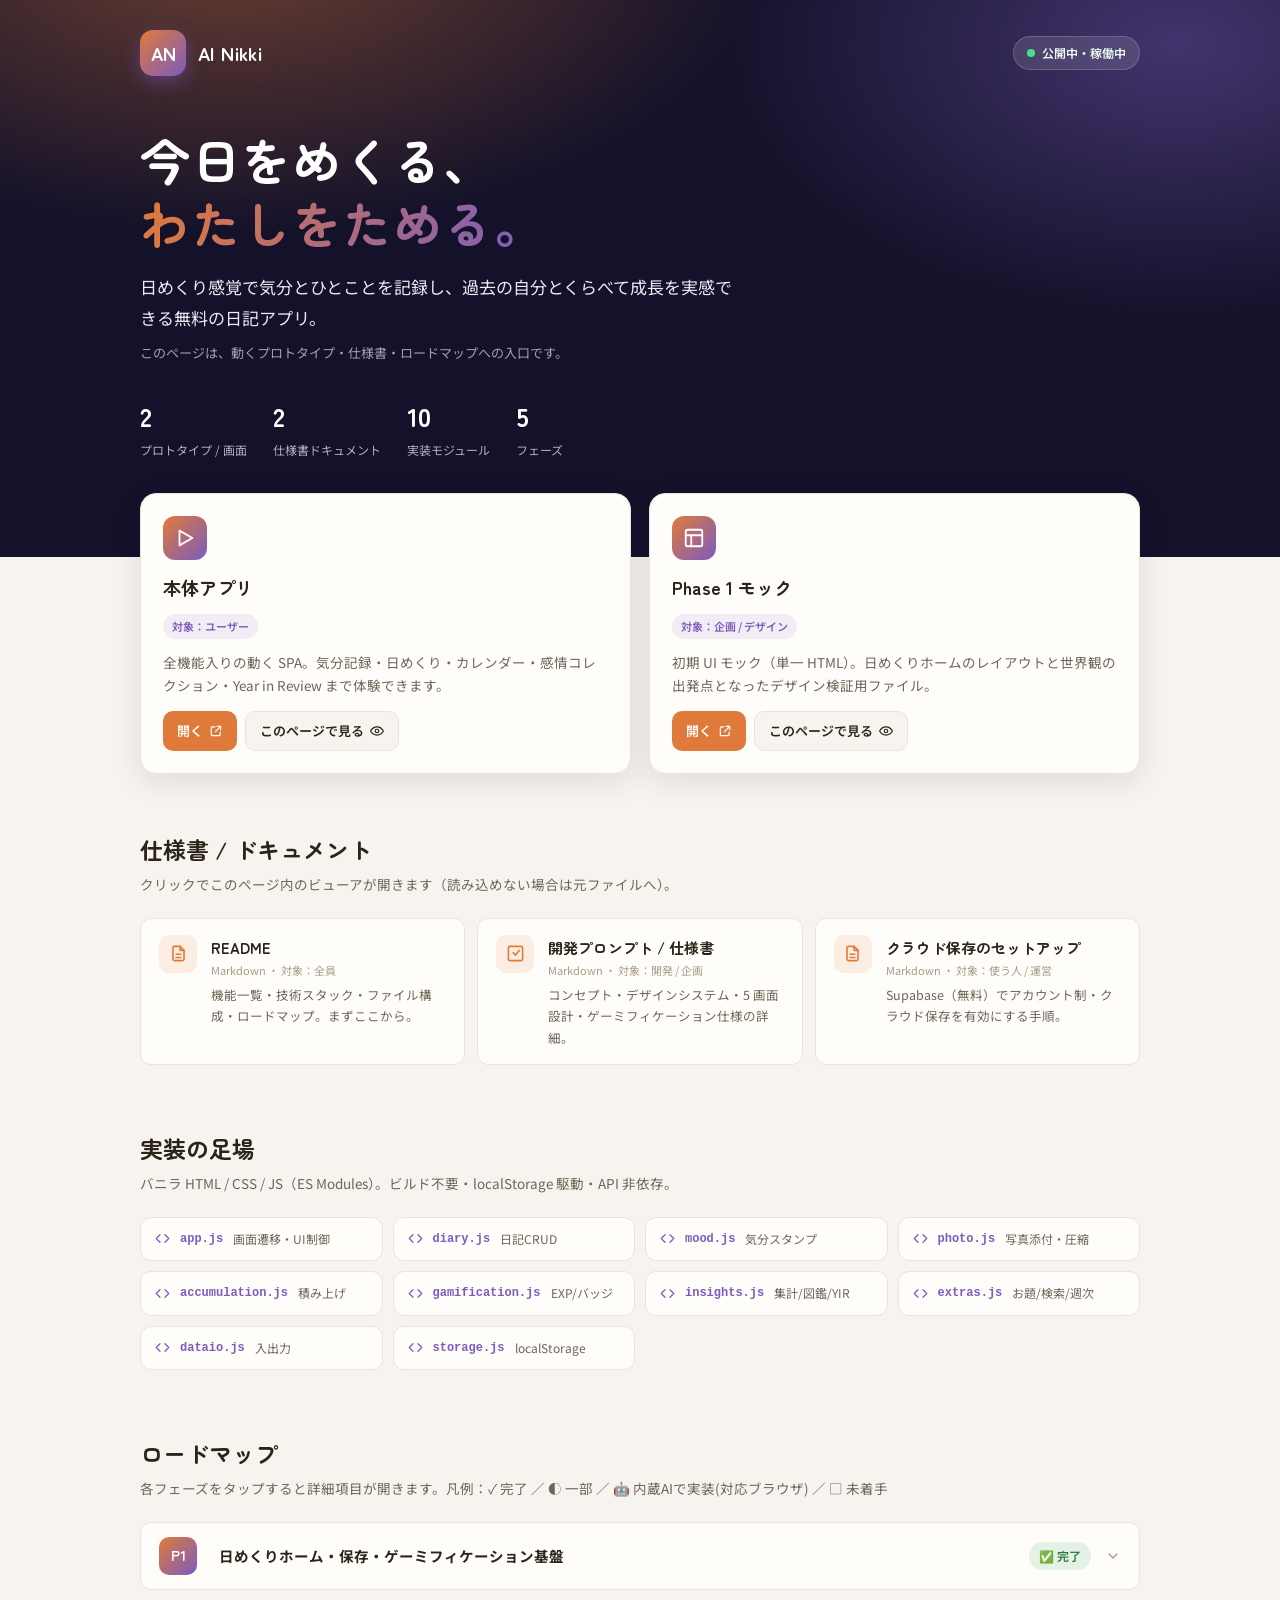
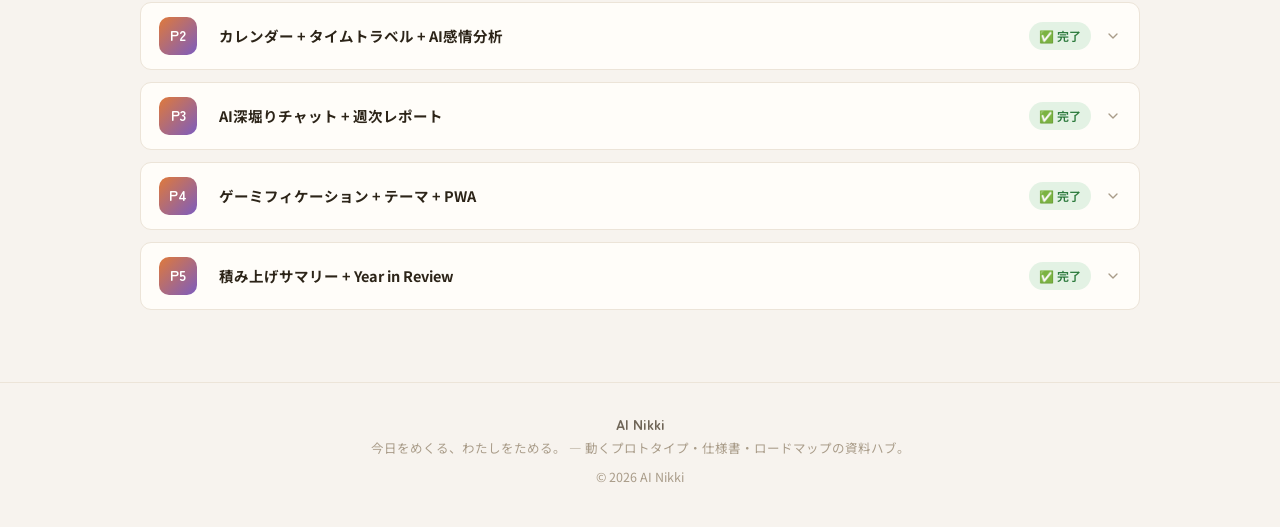
<file: docs/index.html>
<!DOCTYPE html>
<html lang="ja">
<head>
<meta charset="UTF-8">
<meta name="viewport" content="width=device-width, initial-scale=1.0">
<title>AI Nikki — 資料ハブ</title>
<meta name="description" content="AI Nikki の動くプロトタイプ・仕様書・ロードマップを 1 ページに集約した資料ハブ。初めての人がここから全資料へ迷わず到達できます。">
<link rel="canonical" href="https://b-w-hiroki.github.io/ai-nikki/docs/">
<meta name="theme-color" content="#14122a">

<!-- PWA -->
<link rel="manifest" href="manifest.webmanifest">
<link rel="apple-touch-icon" href="icons/apple-touch-icon.png">
<meta name="apple-mobile-web-app-capable" content="yes">
<meta name="apple-mobile-web-app-status-bar-style" content="black-translucent">
<meta name="apple-mobile-web-app-title" content="AN Docs">
<meta name="mobile-web-app-capable" content="yes">

<!-- OGP / Twitter -->
<meta property="og:type" content="website">
<meta property="og:title" content="AI Nikki — 資料ハブ">
<meta property="og:description" content="今日をめくる、わたしをためる。動くプロトタイプ・仕様書・ロードマップへの入口。">
<meta property="og:url" content="https://b-w-hiroki.github.io/ai-nikki/docs/">
<meta property="og:locale" content="ja_JP">
<meta name="twitter:card" content="summary">
<meta name="twitter:title" content="AI Nikki — 資料ハブ">
<meta name="twitter:description" content="今日をめくる、わたしをためる。動くプロトタイプ・仕様書・ロードマップへの入口。">

<!-- Web フォント（preconnect + display=swap、1 リクエストに集約） -->
<link rel="preconnect" href="https://fonts.googleapis.com">
<link rel="preconnect" href="https://fonts.gstatic.com" crossorigin>
<link href="https://fonts.googleapis.com/css2?family=Zen+Maru+Gothic:wght@500;700&family=Noto+Sans+JP:wght@400;500;700&display=swap" rel="stylesheet">

<style>
  :root {
    --accent: #e07a3a;
    --accent2: #7c5cbf;
    --bg-dark: #14122a;
    --bg: #f7f3ee;
    --bg-card: #fffdf9;
    --text: #2c2418;
    --text-sub: #6f6557;
    --text-hint: #a99c89;
    --line: #ece4d8;
    --radius: 16px;
    --radius-sm: 11px;
    --shadow-soft: 0 2px 14px rgba(20,18,42,0.06);
    --shadow-card: 0 8px 30px rgba(20,18,42,0.10);
    --shadow-float: 0 18px 50px rgba(20,18,42,0.28);
    --font-display: 'Zen Maru Gothic', sans-serif;
    --font-body: 'Noto Sans JP', sans-serif;
  }

  * , *::before, *::after { box-sizing: border-box; margin: 0; padding: 0; }
  html { font-size: 16px; scroll-behavior: smooth; }
  body {
    font-family: var(--font-body);
    background: var(--bg);
    color: var(--text);
    line-height: 1.7;
    -webkit-font-smoothing: antialiased;
  }
  a { color: inherit; }
  .wrap { width: 100%; max-width: 1040px; margin: 0 auto; padding: 0 20px; }

  /* ───── ヒーロー ───── */
  .hero {
    position: relative;
    background:
      radial-gradient(900px 480px at 18% -10%, rgba(224,122,58,0.42), transparent 60%),
      radial-gradient(760px 460px at 92% 8%, rgba(124,92,191,0.45), transparent 60%),
      var(--bg-dark);
    color: #fff;
    padding: 30px 0 96px;
    overflow: hidden;
  }
  .hero-top { display: flex; align-items: center; justify-content: space-between; gap: 12px; flex-wrap: wrap; }
  .brand { display: flex; align-items: center; gap: 12px; }
  .monogram {
    width: 46px; height: 46px; border-radius: 13px;
    display: grid; place-items: center;
    font-family: var(--font-display); font-weight: 700; font-size: 19px; color: #fff;
    background: linear-gradient(135deg, var(--accent), var(--accent2));
    box-shadow: 0 6px 18px rgba(124,92,191,0.45);
  }
  .brand-name { font-family: var(--font-display); font-weight: 700; font-size: 19px; letter-spacing: .02em; }
  .status-chip {
    display: inline-flex; align-items: center; gap: 7px;
    font-size: 12px; font-weight: 600;
    padding: 6px 13px; border-radius: 999px;
    background: rgba(255,255,255,0.12); color: #eafaf0;
    border: 1px solid rgba(255,255,255,0.16);
  }
  .status-dot {
    width: 8px; height: 8px; border-radius: 50%; background: #46e08a;
    box-shadow: 0 0 0 0 rgba(70,224,138,0.6); animation: pulse 2s infinite;
  }
  @keyframes pulse { 70% { box-shadow: 0 0 0 8px rgba(70,224,138,0); } 100% { box-shadow: 0 0 0 0 rgba(70,224,138,0); } }

  .hero-body { margin-top: 52px; max-width: 720px; }
  .tagline {
    font-family: var(--font-display); font-weight: 700;
    font-size: clamp(30px, 6vw, 50px); line-height: 1.25; letter-spacing: .01em;
  }
  .tagline .grad {
    background: linear-gradient(100deg, var(--accent), var(--accent2));
    -webkit-background-clip: text; background-clip: text; -webkit-text-fill-color: transparent;
  }
  .one-liner { margin-top: 18px; font-size: clamp(15px, 2.2vw, 17px); color: #ece9f4; max-width: 600px; line-height: 1.85; }
  .one-liner-sub { margin-top: 8px; font-size: 13px; color: #a39ebb; max-width: 600px; }

  .metrics { margin-top: 30px; display: flex; gap: 26px; flex-wrap: wrap; }
  .metric .num { font-family: var(--font-display); font-weight: 700; font-size: 26px; color: #fff; }
  .metric .lbl { font-size: 12px; color: #b3adc6; margin-top: 2px; }

  /* ───── カードグリッド（ヒーローに重ねる） ───── */
  .cards {
    position: relative; z-index: 2;
    margin-top: -64px;
    display: grid; gap: 18px;
    grid-template-columns: repeat(auto-fit, minmax(280px, 1fr));
  }
  .card {
    background: var(--bg-card); border-radius: var(--radius);
    box-shadow: var(--shadow-card); padding: 22px;
    display: flex; flex-direction: column; gap: 12px;
    border: 1px solid var(--line);
  }
  .card-ico {
    width: 44px; height: 44px; border-radius: 12px;
    display: grid; place-items: center; color: #fff;
    background: linear-gradient(135deg, var(--accent), var(--accent2));
  }
  .card-ico svg { width: 22px; height: 22px; }
  .card h3 { font-family: var(--font-display); font-size: 18px; font-weight: 700; }
  .card .aud {
    display: inline-block; font-size: 11px; font-weight: 600; color: var(--accent2);
    background: rgba(124,92,191,0.1); padding: 3px 9px; border-radius: 999px; align-self: flex-start;
  }
  .card p { font-size: 13.5px; color: var(--text-sub); flex: 1; }
  .card-actions { display: flex; gap: 8px; flex-wrap: wrap; margin-top: 2px; }
  .btn {
    display: inline-flex; align-items: center; gap: 6px;
    font-size: 13px; font-weight: 600; font-family: var(--font-body);
    padding: 9px 14px; border-radius: 10px; border: none; cursor: pointer;
    text-decoration: none; transition: transform .12s, background .15s;
  }
  .btn:active { transform: scale(.97); }
  .btn-primary { background: var(--accent); color: #fff; }
  .btn-primary:hover { background: var(--accent-dark, #c9692c); }
  .btn-ghost { background: var(--bg); color: var(--text); border: 1px solid var(--line); }
  .btn svg { width: 14px; height: 14px; }

  /* ───── セクション共通 ───── */
  section { padding: 56px 0 8px; }
  .sec-head { margin-bottom: 22px; }
  .sec-head h2 { font-family: var(--font-display); font-size: 23px; font-weight: 700; }
  .sec-head p { font-size: 13.5px; color: var(--text-sub); margin-top: 4px; }

  .doc-list { display: grid; gap: 12px; grid-template-columns: repeat(auto-fit, minmax(300px, 1fr)); }
  .doc-item {
    background: var(--bg-card); border: 1px solid var(--line); border-radius: var(--radius-sm);
    padding: 16px 18px; display: flex; gap: 14px; align-items: flex-start;
    cursor: pointer; transition: transform .12s, box-shadow .15s; text-align: left; width: 100%; font: inherit; color: inherit;
  }
  .doc-item:hover { transform: translateY(-2px); box-shadow: var(--shadow-soft); }
  .doc-item .di-ico { flex-shrink: 0; width: 38px; height: 38px; border-radius: 10px; display: grid; place-items: center; background: rgba(224,122,58,0.12); color: var(--accent); }
  .doc-item .di-ico svg { width: 19px; height: 19px; }
  .doc-item h4 { font-size: 15px; font-weight: 700; font-family: var(--font-display); }
  .doc-item .di-meta { font-size: 11px; color: var(--text-hint); margin: 1px 0 4px; }
  .doc-item p { font-size: 12.5px; color: var(--text-sub); }

  /* ───── 実装の足場 ───── */
  .impl-grid { display: grid; gap: 10px; grid-template-columns: repeat(auto-fill, minmax(232px, 1fr)); }
  .impl-item {
    list-style: none; display: flex; align-items: center; gap: 10px;
    background: var(--bg-card); border: 1px solid var(--line); border-radius: var(--radius-sm);
    padding: 11px 14px;
  }
  .impl-item .ii-ico { flex-shrink: 0; color: var(--accent2); display: grid; place-items: center; }
  .impl-item .ii-ico svg { width: 15px; height: 15px; display: block; }
  .impl-item code { flex-shrink: 0; font-family: ui-monospace, Menlo, Consolas, monospace; font-size: 12px; font-weight: 600; color: var(--accent2); }
  .impl-item .ii-desc { font-size: 12px; color: var(--text-sub); }

  /* ───── ロードマップ ───── */
  .timeline { display: grid; gap: 12px; }
  .phase {
    background: var(--bg-card); border: 1px solid var(--line); border-radius: var(--radius-sm);
    overflow: hidden;
  }
  .phase-head {
    display: grid; grid-template-columns: 46px 1fr auto auto; align-items: center; gap: 14px;
    padding: 14px 18px; cursor: pointer; list-style: none; user-select: none;
  }
  .phase-head::-webkit-details-marker { display: none; }
  .phase-no {
    width: 38px; height: 38px; border-radius: 10px; display: grid; place-items: center;
    font-family: var(--font-display); font-weight: 700; font-size: 14px; color: #fff;
    background: linear-gradient(135deg, var(--accent), var(--accent2));
  }
  .phase-body h4 { font-size: 14.5px; font-weight: 700; line-height: 1.4; }
  .phase-status { font-size: 12px; font-weight: 600; padding: 4px 10px; border-radius: 999px; white-space: nowrap; }
  .st-done { background: rgba(70,180,110,0.15); color: #2c7a3c; }
  .st-hold { background: rgba(180,160,80,0.16); color: #8a7330; }
  .st-part { background: rgba(124,92,191,0.14); color: #6a4caf; }
  .phase-caret { color: var(--text-hint); transition: transform .2s; display: grid; place-items: center; }
  .phase-caret svg { width: 16px; height: 16px; }
  details[open] .phase-caret { transform: rotate(180deg); }
  .phase-items { padding: 2px 18px 16px; display: grid; gap: 7px; border-top: 1px solid var(--line); margin-top: 2px; }
  .phase-item {
    display: grid; grid-template-columns: 20px 1fr auto; align-items: center; gap: 10px;
    font-size: 13px; color: var(--text-sub); padding: 6px 0;
  }
  .pi-mark { width: 18px; height: 18px; border-radius: 50%; display: grid; place-items: center; font-size: 11px; }
  .pi-done { background: rgba(70,180,110,0.18); color: #2c7a3c; }
  .pi-hold { background: rgba(180,160,80,0.2); color: #8a7330; }
  .pi-part { background: rgba(124,92,191,0.18); color: #6a4caf; }
  .pi-todo { background: var(--line); color: var(--text-hint); }
  .pi-note { font-size: 11px; color: var(--text-hint); white-space: nowrap; }

  /* ───── フッター ───── */
  footer { margin-top: 64px; padding: 30px 0 40px; border-top: 1px solid var(--line); color: var(--text-hint); font-size: 12.5px; text-align: center; }
  footer .f-brand { font-family: var(--font-display); font-weight: 700; color: var(--text-sub); font-size: 14px; }

  /* ───── モーダル（MD / スライドビューア共通） ───── */
  .modal { position: fixed; inset: 0; z-index: 100; display: none; align-items: center; justify-content: center; padding: 20px; background: rgba(14,16,21,0.62); backdrop-filter: blur(3px); }
  .modal.show { display: flex; }
  .modal-box { position: relative; width: 100%; max-width: 800px; max-height: 88vh; background: var(--bg-card); border-radius: var(--radius); box-shadow: var(--shadow-float); display: flex; flex-direction: column; overflow: hidden; }
  .modal-head { display: flex; align-items: center; justify-content: space-between; gap: 10px; padding: 14px 18px; border-bottom: 1px solid var(--line); }
  .modal-head h3 { font-family: var(--font-display); font-size: 16px; font-weight: 700; }
  .modal-head .mh-actions { display: flex; align-items: center; gap: 8px; }
  .modal-close, .src-link { background: var(--bg); border: 1px solid var(--line); border-radius: 9px; padding: 7px 11px; font-size: 12.5px; font-weight: 600; cursor: pointer; color: var(--text); text-decoration: none; display: inline-flex; align-items: center; gap: 5px; }
  .modal-body { padding: 22px 24px; overflow: auto; }

  /* Markdown レンダリング */
  .md h1 { font-family: var(--font-display); font-size: 24px; margin: 6px 0 14px; }
  .md h2 { font-family: var(--font-display); font-size: 19px; margin: 22px 0 10px; padding-bottom: 5px; border-bottom: 1px solid var(--line); }
  .md h3 { font-family: var(--font-display); font-size: 16px; margin: 18px 0 8px; }
  .md p { margin: 10px 0; font-size: 14px; }
  .md ul, .md ol { margin: 10px 0 10px 22px; font-size: 14px; }
  .md li { margin: 4px 0; }
  .md code { font-family: ui-monospace, Menlo, monospace; font-size: 12.5px; background: rgba(124,92,191,0.1); padding: 1px 6px; border-radius: 5px; }
  .md pre { background: #f3eee4; border: 1px solid var(--line); border-radius: 10px; padding: 14px; overflow: auto; margin: 12px 0; }
  .md pre code { background: none; padding: 0; }
  .md table { border-collapse: collapse; width: 100%; margin: 12px 0; font-size: 13px; }
  .md th, .md td { border: 1px solid var(--line); padding: 7px 11px; text-align: left; }
  .md th { background: rgba(224,122,58,0.08); font-family: var(--font-display); }
  .md blockquote { border-left: 3px solid var(--accent); padding: 4px 14px; margin: 12px 0; color: var(--text-sub); background: rgba(224,122,58,0.05); }
  .md a { color: var(--accent2); text-decoration: underline; }
  .md hr { border: none; border-top: 1px solid var(--line); margin: 18px 0; }

  /* スライドビューア */
  .slide-stage { position: relative; display: flex; align-items: center; justify-content: center; min-height: 50vh; background: var(--bg-dark); }
  .slide-stage img { max-width: 100%; max-height: 70vh; display: block; }
  .slide-nav { position: absolute; top: 50%; transform: translateY(-50%); width: 42px; height: 42px; border-radius: 50%; border: none; background: rgba(255,255,255,0.85); cursor: pointer; font-size: 22px; display: grid; place-items: center; }
  .slide-prev { left: 12px; } .slide-next { right: 12px; }
  .slide-nav:disabled { opacity: .35; cursor: default; }
  .slide-foot { display: flex; align-items: center; justify-content: center; gap: 14px; padding: 12px; }
  .slide-dots { display: flex; gap: 6px; }
  .slide-dot { width: 8px; height: 8px; border-radius: 50%; background: var(--line); }
  .slide-dot.active { background: var(--accent); width: 20px; border-radius: 4px; }
  .slide-count { font-size: 12px; color: var(--text-sub); }

  .iframe-wrap { background: var(--bg-dark); }
  .iframe-wrap iframe { width: 100%; height: 72vh; border: none; display: block; }

  :focus-visible { outline: 2px solid var(--accent2); outline-offset: 2px; }

  @media (max-width: 560px) {
    .phase { grid-template-columns: 46px 1fr; }
    .phase-status { grid-column: 2; justify-self: start; margin-top: 6px; }
    .hero-body { margin-top: 34px; }
    .cards { margin-top: -48px; }
    .metrics { display: grid; grid-template-columns: 1fr 1fr; gap: 16px 20px; }
  }
  @media (prefers-reduced-motion: reduce) {
    * { animation: none !important; transition: none !important; scroll-behavior: auto; }
  }
</style>
</head>
<body>

<!-- SVG シンボル定義 -->
<svg width="0" height="0" style="position:absolute" aria-hidden="true">
  <symbol id="i-play" viewBox="0 0 24 24" fill="none" stroke="currentColor" stroke-width="2" stroke-linecap="round" stroke-linejoin="round"><polygon points="6 4 20 12 6 20 6 4"/></symbol>
  <symbol id="i-layout" viewBox="0 0 24 24" fill="none" stroke="currentColor" stroke-width="2" stroke-linecap="round" stroke-linejoin="round"><rect x="3" y="3" width="18" height="18" rx="2"/><path d="M3 9h18M9 21V9"/></symbol>
  <symbol id="i-doc" viewBox="0 0 24 24" fill="none" stroke="currentColor" stroke-width="2" stroke-linecap="round" stroke-linejoin="round"><path d="M14 3H7a2 2 0 0 0-2 2v14a2 2 0 0 0 2 2h10a2 2 0 0 0 2-2V8z"/><path d="M14 3v5h5M9 13h6M9 17h6"/></symbol>
  <symbol id="i-spec" viewBox="0 0 24 24" fill="none" stroke="currentColor" stroke-width="2" stroke-linecap="round" stroke-linejoin="round"><path d="M9 11l3 3 5-6"/><rect x="3" y="3" width="18" height="18" rx="2"/></symbol>
  <symbol id="i-ext" viewBox="0 0 24 24" fill="none" stroke="currentColor" stroke-width="2" stroke-linecap="round" stroke-linejoin="round"><path d="M14 4h6v6M20 4l-9 9M19 14v5a1 1 0 0 1-1 1H5a1 1 0 0 1-1-1V6a1 1 0 0 1 1-1h5"/></symbol>
  <symbol id="i-eye" viewBox="0 0 24 24" fill="none" stroke="currentColor" stroke-width="2" stroke-linecap="round" stroke-linejoin="round"><path d="M1 12s4-7 11-7 11 7 11 7-4 7-11 7-11-7-11-7Z"/><circle cx="12" cy="12" r="3"/></symbol>
  <symbol id="i-code" viewBox="0 0 24 24" fill="none" stroke="currentColor" stroke-width="2" stroke-linecap="round" stroke-linejoin="round"><path d="M16 18l6-6-6-6M8 6l-6 6 6 6"/></symbol>
  <symbol id="i-chevron" viewBox="0 0 24 24" fill="none" stroke="currentColor" stroke-width="2" stroke-linecap="round" stroke-linejoin="round"><path d="M6 9l6 6 6-6"/></symbol>
</svg>

<!-- ══════ ヒーロー ══════ -->
<header class="hero">
  <div class="wrap">
    <div class="hero-top">
      <div class="brand">
        <div class="monogram" aria-hidden="true">AN</div>
        <span class="brand-name">AI Nikki</span>
      </div>
      <span class="status-chip"><span class="status-dot" aria-hidden="true"></span>公開中・稼働中</span>
    </div>

    <div class="hero-body">
      <h1 class="tagline">今日をめくる、<br><span class="grad">わたしをためる。</span></h1>
      <p class="one-liner">日めくり感覚で気分とひとことを記録し、過去の自分とくらべて成長を実感できる無料の日記アプリ。</p>
      <p class="one-liner-sub">このページは、動くプロトタイプ・仕様書・ロードマップへの入口です。</p>

      <div class="metrics">
        <div class="metric"><div class="num">2</div><div class="lbl">プロトタイプ / 画面</div></div>
        <div class="metric"><div class="num">2</div><div class="lbl">仕様書ドキュメント</div></div>
        <div class="metric"><div class="num">10</div><div class="lbl">実装モジュール</div></div>
        <div class="metric"><div class="num">5</div><div class="lbl">フェーズ</div></div>
      </div>
    </div>
  </div>
</header>

<main class="wrap">

  <!-- ══════ カードグリッド（プロトタイプ/画面） ══════ -->
  <div class="cards" id="cards">
    <article class="card">
      <div class="card-ico"><svg><use href="#i-play"/></svg></div>
      <h3>本体アプリ</h3>
      <span class="aud">対象：ユーザー</span>
      <p>全機能入りの動く SPA。気分記録・日めくり・カレンダー・感情コレクション・Year in Review まで体験できます。</p>
      <div class="card-actions">
        <a class="btn btn-primary" href="../app.html" target="_blank" rel="noopener">開く <svg><use href="#i-ext"/></svg></a>
        <button class="btn btn-ghost" data-view="iframe" data-src="../app.html" data-title="本体アプリ">このページで見る <svg><use href="#i-eye"/></svg></button>
      </div>
    </article>

    <article class="card">
      <div class="card-ico"><svg><use href="#i-layout"/></svg></div>
      <h3>Phase 1 モック</h3>
      <span class="aud">対象：企画 / デザイン</span>
      <p>初期 UI モック（単一 HTML）。日めくりホームのレイアウトと世界観の出発点となったデザイン検証用ファイル。</p>
      <div class="card-actions">
        <a class="btn btn-primary" href="../ai-nikki-phase1-mock.html" target="_blank" rel="noopener">開く <svg><use href="#i-ext"/></svg></a>
        <button class="btn btn-ghost" data-view="iframe" data-src="../ai-nikki-phase1-mock.html" data-title="Phase 1 モック">このページで見る <svg><use href="#i-eye"/></svg></button>
      </div>
    </article>
  </div>

  <!-- ══════ 仕様書 / ドキュメント ══════ -->
  <section id="docs">
    <div class="sec-head">
      <h2>仕様書 / ドキュメント</h2>
      <p>クリックでこのページ内のビューアが開きます（読み込めない場合は元ファイルへ）。</p>
    </div>
    <div class="doc-list">
      <button class="doc-item" data-view="md" data-src="../README.md" data-title="README — プロジェクト概要">
        <span class="di-ico"><svg><use href="#i-doc"/></svg></span>
        <span>
          <h4>README</h4>
          <div class="di-meta">Markdown ・ 対象：全員</div>
          <p>機能一覧・技術スタック・ファイル構成・ロードマップ。まずここから。</p>
        </span>
      </button>

      <button class="doc-item" data-view="md" data-src="../AI-NIKKI-CURSOR-PROMPT.md" data-title="開発プロンプト / 仕様書">
        <span class="di-ico"><svg><use href="#i-spec"/></svg></span>
        <span>
          <h4>開発プロンプト / 仕様書</h4>
          <div class="di-meta">Markdown ・ 対象：開発 / 企画</div>
          <p>コンセプト・デザインシステム・5 画面設計・ゲーミフィケーション仕様の詳細。</p>
        </span>
      </button>

      <button class="doc-item" data-view="md" data-src="CLOUD_SETUP.md" data-title="クラウド保存のセットアップ">
        <span class="di-ico"><svg><use href="#i-doc"/></svg></span>
        <span>
          <h4>クラウド保存のセットアップ</h4>
          <div class="di-meta">Markdown ・ 対象：使う人 / 運営</div>
          <p>Supabase（無料）でアカウント制・クラウド保存を有効にする手順。</p>
        </span>
      </button>
    </div>
  </section>

  <!-- ══════ 実装の足場 ══════ -->
  <section id="impl">
    <div class="sec-head">
      <h2>実装の足場</h2>
      <p>バニラ HTML / CSS / JS（ES Modules）。ビルド不要・localStorage 駆動・API 非依存。</p>
    </div>
    <ul class="impl-grid">
      <li class="impl-item"><span class="ii-ico"><svg><use href="#i-code"/></svg></span><code>app.js</code><span class="ii-desc">画面遷移・UI制御</span></li>
      <li class="impl-item"><span class="ii-ico"><svg><use href="#i-code"/></svg></span><code>diary.js</code><span class="ii-desc">日記CRUD</span></li>
      <li class="impl-item"><span class="ii-ico"><svg><use href="#i-code"/></svg></span><code>mood.js</code><span class="ii-desc">気分スタンプ</span></li>
      <li class="impl-item"><span class="ii-ico"><svg><use href="#i-code"/></svg></span><code>photo.js</code><span class="ii-desc">写真添付・圧縮</span></li>
      <li class="impl-item"><span class="ii-ico"><svg><use href="#i-code"/></svg></span><code>accumulation.js</code><span class="ii-desc">積み上げ</span></li>
      <li class="impl-item"><span class="ii-ico"><svg><use href="#i-code"/></svg></span><code>gamification.js</code><span class="ii-desc">EXP/バッジ</span></li>
      <li class="impl-item"><span class="ii-ico"><svg><use href="#i-code"/></svg></span><code>insights.js</code><span class="ii-desc">集計/図鑑/YIR</span></li>
      <li class="impl-item"><span class="ii-ico"><svg><use href="#i-code"/></svg></span><code>extras.js</code><span class="ii-desc">お題/検索/週次</span></li>
      <li class="impl-item"><span class="ii-ico"><svg><use href="#i-code"/></svg></span><code>dataio.js</code><span class="ii-desc">入出力</span></li>
      <li class="impl-item"><span class="ii-ico"><svg><use href="#i-code"/></svg></span><code>storage.js</code><span class="ii-desc">localStorage</span></li>
    </ul>
  </section>

  <!-- ══════ ロードマップ ══════ -->
  <section id="roadmap">
    <div class="sec-head">
      <h2>ロードマップ</h2>
      <p>各フェーズをタップすると詳細項目が開きます。凡例：✓ 完了 ／ ◐ 一部 ／ 🤖 内蔵AIで実装(対応ブラウザ) ／ □ 未着手</p>
    </div>
    <div class="timeline">

      <details class="phase">
        <summary class="phase-head">
          <span class="phase-no">P1</span>
          <span class="phase-body"><h4>日めくりホーム・保存・ゲーミフィケーション基盤</h4></span>
          <span class="phase-status st-done">✅ 完了</span>
          <span class="phase-caret"><svg><use href="#i-chevron"/></svg></span>
        </summary>
        <div class="phase-items">
          <div class="phase-item"><span class="pi-mark pi-done">✓</span><span>日めくりカード・気分スタンプ・日記入力・写真添付・保存</span></div>
          <div class="phase-item"><span class="pi-mark pi-done">✓</span><span>ストリーク / EXP / レベル / バッジの基盤</span></div>
        </div>
      </details>

      <details class="phase">
        <summary class="phase-head">
          <span class="phase-no">P2</span>
          <span class="phase-body"><h4>カレンダー + タイムトラベル + AI感情分析</h4></span>
          <span class="phase-status st-done">✅ 完了</span>
          <span class="phase-caret"><svg><use href="#i-chevron"/></svg></span>
        </summary>
        <div class="phase-items">
          <div class="phase-item"><span class="pi-mark pi-done">✓</span><span>月間カレンダー UI</span></div>
          <div class="phase-item"><span class="pi-mark pi-done">✓</span><span>日付セルの気分表示（絵文字スタンプ）</span></div>
          <div class="phase-item"><span class="pi-mark pi-done">✓</span><span>過去の日記閲覧 / 先月・去年の同月切替</span></div>
          <div class="phase-item"><span class="pi-mark pi-done">✓</span><span>タイムトラベルカード（1週間 / 1ヶ月 / 1年前）</span></div>
          <div class="phase-item"><span class="pi-mark pi-part">🤖</span><span>保存時の感情コメント（AIひとこと）</span><span class="pi-note">内蔵AI</span></div>
          <div class="phase-item"><span class="pi-mark pi-done">✓</span><span>気分バランス / 感情コレクション（非AIの分析）</span></div>
        </div>
      </details>

      <details class="phase">
        <summary class="phase-head">
          <span class="phase-no">P3</span>
          <span class="phase-body"><h4>AI深堀りチャット + 週次レポート</h4></span>
          <span class="phase-status st-done">✅ 完了</span>
          <span class="phase-caret"><svg><use href="#i-chevron"/></svg></span>
        </summary>
        <div class="phase-items">
          <div class="phase-item"><span class="pi-mark pi-part">🤖</span><span>チャット UI（吹き出し形式）</span><span class="pi-note">内蔵AI</span></div>
          <div class="phase-item"><span class="pi-mark pi-part">🤖</span><span>AIとの対話（端末内・外部送信なし）</span><span class="pi-note">内蔵AI</span></div>
          <div class="phase-item"><span class="pi-mark pi-part">🤖</span><span>直近の日記を文脈として参照</span><span class="pi-note">内蔵AI</span></div>
          <div class="phase-item"><span class="pi-mark pi-done">✓</span><span>週次レポート（今週のふりかえり）</span></div>
        </div>
      </details>

      <details class="phase">
        <summary class="phase-head">
          <span class="phase-no">P4</span>
          <span class="phase-body"><h4>ゲーミフィケーション + テーマ + PWA</h4></span>
          <span class="phase-status st-done">✅ 完了</span>
          <span class="phase-caret"><svg><use href="#i-chevron"/></svg></span>
        </summary>
        <div class="phase-items">
          <div class="phase-item"><span class="pi-mark pi-done">✓</span><span>レベルアップ演出 / バッジ解放モーダル</span></div>
          <div class="phase-item"><span class="pi-mark pi-done">✓</span><span>感情コレクション図鑑</span></div>
          <div class="phase-item"><span class="pi-mark pi-done">✓</span><span>テーマ切替（5テーマ）</span></div>
          <div class="phase-item"><span class="pi-mark pi-done">✓</span><span>PWA対応（manifest / Service Worker）</span></div>
          <div class="phase-item"><span class="pi-mark pi-done">✓</span><span>データ エクスポート / インポート</span></div>
        </div>
      </details>

      <details class="phase">
        <summary class="phase-head">
          <span class="phase-no">P5</span>
          <span class="phase-body"><h4>積み上げサマリー + Year in Review</h4></span>
          <span class="phase-status st-done">✅ 完了</span>
          <span class="phase-caret"><svg><use href="#i-chevron"/></svg></span>
        </summary>
        <div class="phase-items">
          <div class="phase-item"><span class="pi-mark pi-done">✓</span><span>月次積み上げサマリー（目標バー付き）</span></div>
          <div class="phase-item"><span class="pi-mark pi-done">✓</span><span>Year in Review スライド</span><span class="pi-note">現状5枚</span></div>
          <div class="phase-item"><span class="pi-mark pi-done">✓</span><span>スワイプ遷移（前後＋ドット）</span></div>
          <div class="phase-item"><span class="pi-mark pi-done">✓</span><span>SNS共有用 画像生成（PNG保存）</span></div>
          <div class="phase-item"><span class="pi-mark pi-done">✓</span><span>カウントアップアニメーション</span></div>
          <div class="phase-item"><span class="pi-mark pi-done">✓</span><span>パララックス / 紙吹雪エフェクト</span></div>
        </div>
      </details>

    </div>
  </section>

</main>

<footer>
  <div class="wrap">
    <div class="f-brand">AI Nikki</div>
    <p>今日をめくる、わたしをためる。 — 動くプロトタイプ・仕様書・ロードマップの資料ハブ。</p>
    <p style="margin-top:8px">© <span id="year"></span> AI Nikki</p>
  </div>
</footer>

<!-- ══════ モーダル ══════ -->
<div class="modal" id="modal" role="dialog" aria-modal="true" aria-labelledby="modalTitle">
  <div class="modal-box">
    <div class="modal-head">
      <h3 id="modalTitle">資料</h3>
      <div class="mh-actions">
        <a class="src-link" id="modalSrc" href="#" target="_blank" rel="noopener">元ファイル <svg width="13" height="13"><use href="#i-ext"/></svg></a>
        <button class="modal-close" id="modalClose" aria-label="閉じる">✕ 閉じる</button>
      </div>
    </div>
    <div class="modal-body" id="modalBody"></div>
  </div>
</div>

<script>
(function () {
  'use strict';
  document.getElementById('year').textContent = new Date().getFullYear();

  /* ─── PWA: service worker 登録（manifest の解決URLからルートを逆算） ─── */
  if ('serviceWorker' in navigator) {
    window.addEventListener('load', function () {
      var man = document.querySelector('link[rel="manifest"]');
      var base = man ? man.href.replace(/manifest\.webmanifest.*$/, '') : new URL('./', location.href).href;
      navigator.serviceWorker.register(base + 'service-worker.js', { scope: base }).catch(function () { /* 失敗してもページは動作 */ });
    });
  }

  var modal = document.getElementById('modal');
  var modalBody = document.getElementById('modalBody');
  var modalTitle = document.getElementById('modalTitle');
  var modalSrc = document.getElementById('modalSrc');
  var lastFocus = null;

  /* ─── 軽量 Markdown レンダラ（外部依存なし） ─── */
  function escapeHtml(s) {
    return s.replace(/&/g, '&amp;').replace(/</g, '&lt;').replace(/>/g, '&gt;');
  }
  function inline(s) {
    s = s.replace(/`([^`]+)`/g, function (_, c) { return '<code>' + escapeHtml(c) + '</code>'; });
    s = s.replace(/!\[([^\]]*)\]\(([^)]+)\)/g, '<img alt="$1" src="$2" loading="lazy" style="max-width:100%">');
    s = s.replace(/\[([^\]]+)\]\(([^)]+)\)/g, '<a href="$2" target="_blank" rel="noopener">$1</a>');
    s = s.replace(/\*\*([^*]+)\*\*/g, '<strong>$1</strong>');
    s = s.replace(/(^|[^*])\*([^*]+)\*/g, '$1<em>$2</em>');
    return s;
  }
  function renderMarkdown(md) {
    var lines = md.replace(/\r\n/g, '\n').split('\n');
    var html = '', i = 0, inList = false, listTag = '';
    function closeList() { if (inList) { html += '</' + listTag + '>'; inList = false; } }
    while (i < lines.length) {
      var line = lines[i];
      // コードブロック
      if (/^```/.test(line)) {
        closeList();
        var buf = []; i++;
        while (i < lines.length && !/^```/.test(lines[i])) { buf.push(lines[i]); i++; }
        html += '<pre><code>' + escapeHtml(buf.join('\n')) + '</code></pre>'; i++; continue;
      }
      // テーブル（ヘッダ + 区切り行）
      if (/\|/.test(line) && i + 1 < lines.length && /^\s*\|?[\s:\-|]+\|?\s*$/.test(lines[i + 1]) && /-/.test(lines[i + 1])) {
        closeList();
        var head = line.split('|').map(function (c) { return c.trim(); }).filter(function (c, idx, a) { return !(idx === 0 && c === '') && !(idx === a.length - 1 && c === ''); });
        html += '<table><thead><tr>' + head.map(function (c) { return '<th>' + inline(escapeHtml(c)) + '</th>'; }).join('') + '</tr></thead><tbody>';
        i += 2;
        while (i < lines.length && /\|/.test(lines[i]) && lines[i].trim() !== '') {
          var cells = lines[i].split('|').map(function (c) { return c.trim(); }).filter(function (c, idx, a) { return !(idx === 0 && c === '') && !(idx === a.length - 1 && c === ''); });
          html += '<tr>' + cells.map(function (c) { return '<td>' + inline(escapeHtml(c)) + '</td>'; }).join('') + '</tr>';
          i++;
        }
        html += '</tbody></table>'; continue;
      }
      var h = line.match(/^(#{1,4})\s+(.*)$/);
      if (h) { closeList(); html += '<h' + h[1].length + '>' + inline(escapeHtml(h[2])) + '</h' + h[1].length + '>'; i++; continue; }
      if (/^>\s?/.test(line)) { closeList(); html += '<blockquote>' + inline(escapeHtml(line.replace(/^>\s?/, ''))) + '</blockquote>'; i++; continue; }
      if (/^(---|\*\*\*)\s*$/.test(line)) { closeList(); html += '<hr>'; i++; continue; }
      var ul = line.match(/^\s*[-*]\s+(.*)$/);
      var ol = line.match(/^\s*\d+\.\s+(.*)$/);
      if (ul || ol) {
        var want = ul ? 'ul' : 'ol';
        if (!inList || listTag !== want) { closeList(); listTag = want; html += '<' + want + '>'; inList = true; }
        html += '<li>' + inline(escapeHtml((ul || ol)[1])) + '</li>'; i++; continue;
      }
      if (line.trim() === '') { closeList(); i++; continue; }
      closeList(); html += '<p>' + inline(escapeHtml(line)) + '</p>'; i++;
    }
    closeList();
    return html;
  }

  /* ─── モーダル開閉 ─── */
  function openModal(title, srcHref) {
    lastFocus = document.activeElement;
    modalTitle.textContent = title;
    if (srcHref) { modalSrc.href = srcHref; modalSrc.style.display = ''; } else { modalSrc.style.display = 'none'; }
    modal.classList.add('show');
    document.body.style.overflow = 'hidden';
    document.getElementById('modalClose').focus();
  }
  function closeModal() {
    modal.classList.remove('show');
    modalBody.innerHTML = '';
    document.body.style.overflow = '';
    if (lastFocus) lastFocus.focus();
  }
  document.getElementById('modalClose').addEventListener('click', closeModal);
  modal.addEventListener('click', function (e) { if (e.target === modal) closeModal(); });
  document.addEventListener('keydown', function (e) { if (e.key === 'Escape' && modal.classList.contains('show')) closeModal(); });

  /* ─── Markdown ビューア（fetch 失敗時は元ファイルへ） ─── */
  function viewMarkdown(src, title) {
    openModal(title, src);
    modalBody.innerHTML = '<p style="color:var(--text-hint)">読み込み中…</p>';
    fetch(src).then(function (r) { if (!r.ok) throw new Error(r.status); return r.text(); })
      .then(function (text) { modalBody.innerHTML = '<div class="md">' + renderMarkdown(text) + '</div>'; })
      .catch(function () {
        modalBody.innerHTML = '<div class="md"><p>このビューアでは表示できませんでした。</p><p><a href="' + src + '" target="_blank" rel="noopener">元ファイルを開く ↗</a></p></div>';
      });
  }

  /* ─── iframe ビューア（プロトタイプをページ内で） ─── */
  function viewIframe(src, title) {
    openModal(title, src);
    modalBody.innerHTML = '<div class="iframe-wrap"><iframe src="' + src + '" title="' + title + '" loading="lazy"></iframe></div>';
    modalBody.style.padding = '0';
  }

  /* ─── スライドビューア（連番画像・将来のスライド追加用） ─── */
  function viewSlides(images, title) {
    openModal(title, images[0] || null);
    var idx = 0;
    function render() {
      modalBody.style.padding = '0';
      modalBody.innerHTML =
        '<div class="slide-stage">' +
          '<button class="slide-nav slide-prev" aria-label="前へ">‹</button>' +
          '<img src="' + images[idx] + '" alt="' + title + ' スライド ' + (idx + 1) + '" loading="lazy">' +
          '<button class="slide-nav slide-next" aria-label="次へ">›</button>' +
        '</div>' +
        '<div class="slide-foot"><div class="slide-dots">' +
          images.map(function (_, i) { return '<span class="slide-dot' + (i === idx ? ' active' : '') + '"></span>'; }).join('') +
        '</div><span class="slide-count">' + (idx + 1) + ' / ' + images.length + '</span></div>';
      var prev = modalBody.querySelector('.slide-prev');
      var next = modalBody.querySelector('.slide-next');
      prev.disabled = idx === 0; next.disabled = idx === images.length - 1;
      prev.onclick = function () { if (idx > 0) { idx--; render(); } };
      next.onclick = function () { if (idx < images.length - 1) { idx++; render(); } };
    }
    render();
    modal._slideKey = function (e) {
      if (e.key === 'ArrowLeft') { var p = modalBody.querySelector('.slide-prev'); if (p && !p.disabled) p.click(); }
      if (e.key === 'ArrowRight') { var n = modalBody.querySelector('.slide-next'); if (n && !n.disabled) n.click(); }
    };
    document.addEventListener('keydown', modal._slideKey);
  }

  /* ─── 委譲：data-view を持つ要素 ─── */
  document.querySelectorAll('[data-view]').forEach(function (el) {
    el.addEventListener('click', function () {
      var kind = el.dataset.view, src = el.dataset.src, title = el.dataset.title || '資料';
      modalBody.style.padding = '';
      if (kind === 'md') viewMarkdown(src, title);
      else if (kind === 'iframe') viewIframe(src, title);
      else if (kind === 'slides') viewSlides((el.dataset.images || '').split(',').filter(Boolean), title);
    });
  });
})();
</script>
</body>
</html>
</file>
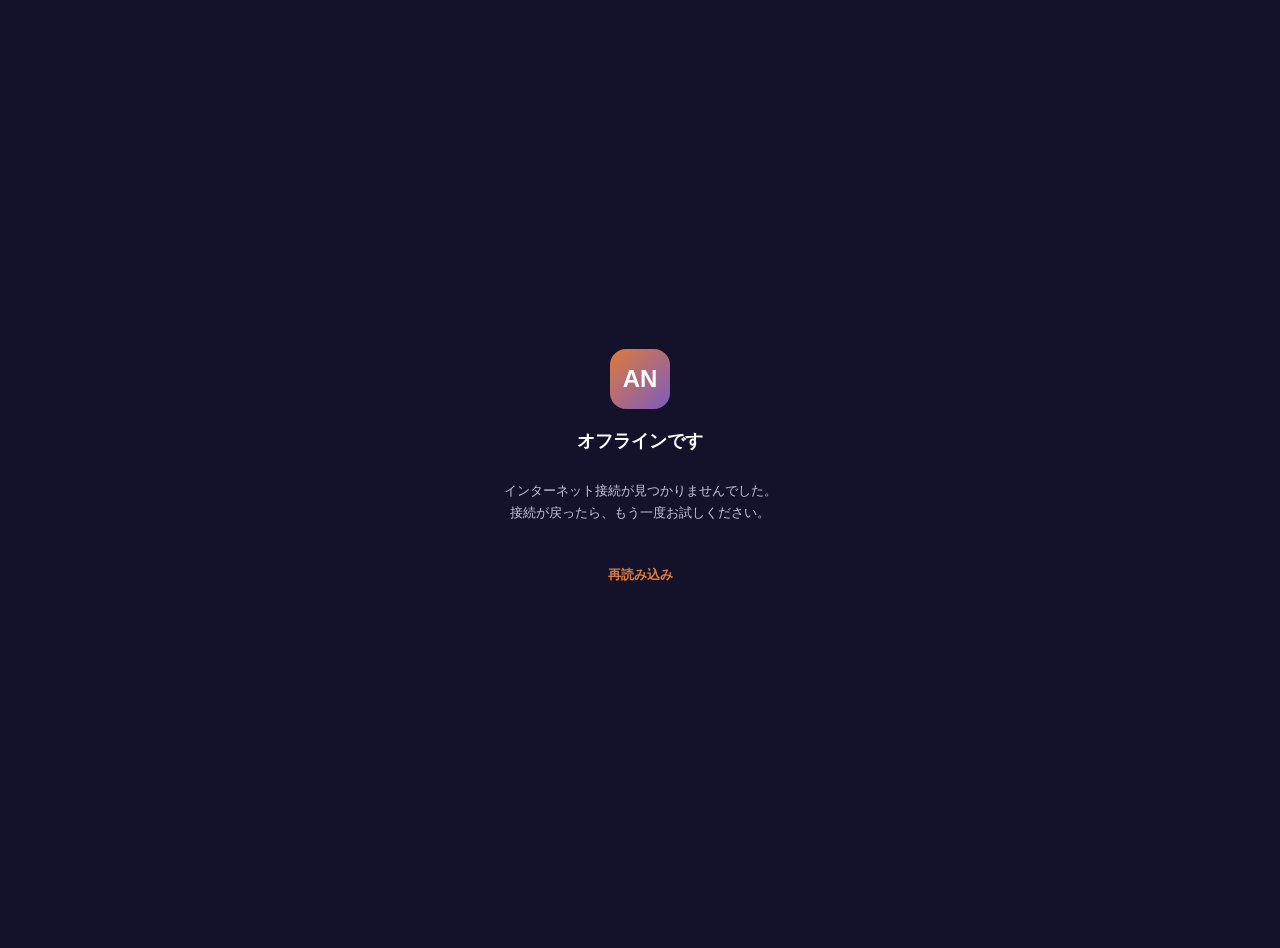
<file: docs/offline.html>
<!DOCTYPE html>
<html lang="ja">
<head>
<meta charset="UTF-8">
<meta name="viewport" content="width=device-width, initial-scale=1.0">
<title>オフライン — AI Nikki 資料ハブ</title>
<style>
  html,body{margin:0;height:100%}
  body{display:flex;flex-direction:column;align-items:center;justify-content:center;gap:14px;
    background:#14122a;color:#fff;font-family:'Hiragino Sans','Noto Sans JP',sans-serif;text-align:center;padding:24px}
  .mono{width:60px;height:60px;border-radius:16px;display:grid;place-items:center;font-weight:700;font-size:24px;
    background:linear-gradient(135deg,#e07a3a,#7c5cbf)}
  h1{font-size:18px;margin:6px 0 0}
  p{font-size:13px;color:#c9c3dd;max-width:300px;line-height:1.7}
  a{color:#e07a3a;font-weight:700;text-decoration:none}
</style>
</head>
<body>
  <div class="mono">AN</div>
  <h1>オフラインです</h1>
  <p>インターネット接続が見つかりませんでした。<br>接続が戻ったら、もう一度お試しください。</p>
  <p><a href="./">再読み込み</a></p>
</body>
</html>
</file>
